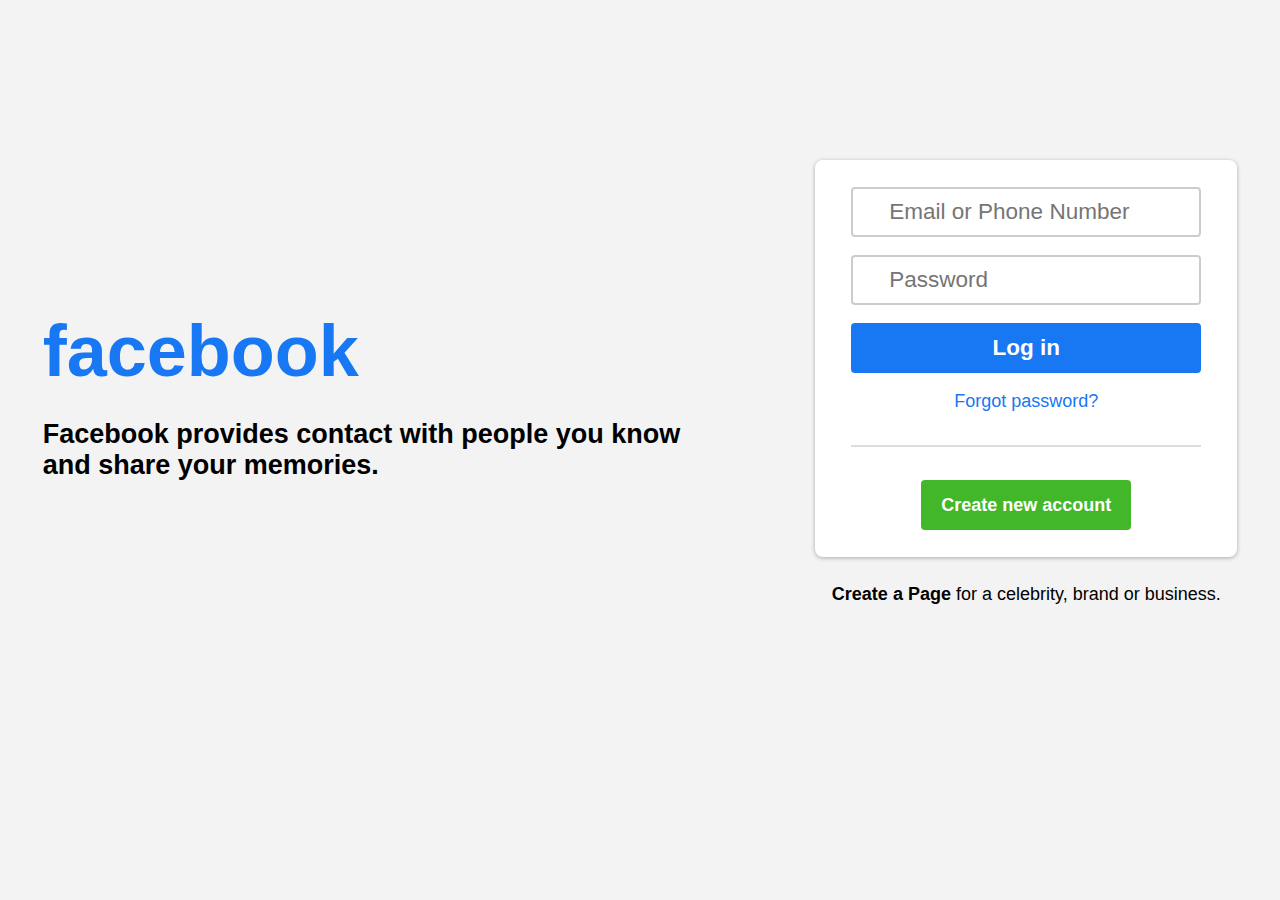
<file: Login Forms/Facebook Login Page/index.html>
<!DOCTYPE html>
<html lang="en">
<head>
    <meta charset="UTF-8">
    <meta name="viewport" content="width=device-width, initial-scale=1.0">
    <title>Facebook Login Form</title>
    <link rel="stylesheet" href="style.css">
</head>
<body>
    <div class="facebook-login-page">
        <div class="intro">
            <h1 class="facebook-header">facebook</h1>
            <h3>
                Facebook provides contact with people you
                know
            </h3>
            <h3>
                and share your memories.
            </h3>
        </div>
        <div class="facebook-form">
            <form>
                <input type="text" placeholder ="Email or Phone Number" id="emailOrNumber" required>
                <input type="password" placeholder="Password" id="facebook-password" required>
                <button type="submit" id="facebook-login-button">Log in</button>
                <small><a href="#">Forgot password?</a></small>
                <div class="facebook-separator"></div>
                <button type="button" id="new-account">
                    Create new account
                </button>
            </form>
            <div class="footer-text">
                <small>
                    <a href="#">Create a Page</a> for a celebrity, brand or business.
                </small>
            </div>
        </div>
    </div>
</body>
</html>
</file>
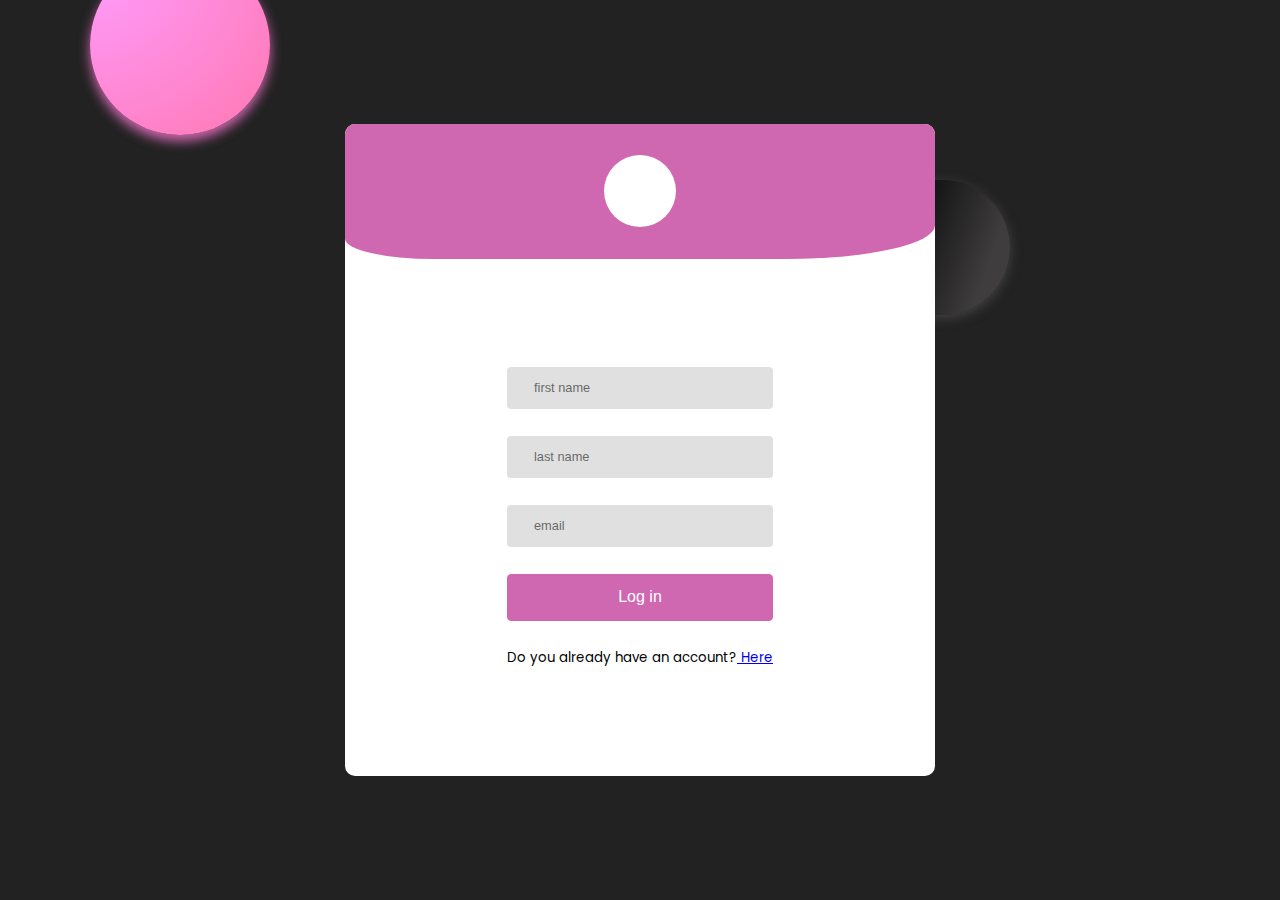
<file: Login Forms/Modern Login Page Design/index.html>
<!DOCTYPE html>
<html lang="en">
<head>
    <meta charset="UTF-8">
    <meta name="viewport" content="width=device-width, initial-scale=1.0">
    <title>Modern Login Form UI || CSS Project</title>
    <link rel="stylesheet" href="style.css">
    <link rel="stylesheet" href="https://cdnjs.cloudflare.com/ajax/libs/font-awesome/6.4.2/css/all.min.css" 
    integrity="sha512-z3gLpd7yknf1YoNbCzqRKc4qyor8gaKU1qmn+CShxbuBusANI9QpRohGBreCFkKxLhei6S9CQXFEbbKuqLg0DA==" 
    crossorigin="anonymous" referrerpolicy="no-referrer" />
</head>
<body>
    <main>
        <div class="circle-container">
            <div class="circle"></div>
        </div>
        <div class="container">
            <header>
                <div class="header-icon">
                    <h2 class="fa-solid fa-lock"></h2>
                </div>
            </header>
            <section>
                <form class="form">
                    <input type="text" name="first-name" placeholder="first name" id="first-name" spellcheck="false" required>
                    <input type="text" name="last-name" placeholder="last name" id="last-name" spellcheck="false" required>
                    <input type="email" name="email" placeholder="email" id="email" spellcheck="false" required>
                    <button type="submit" id="send-button">Log in</button>
                    <small>Do you already have an account?<a href="#"> Here</a></small>
                </form>
            </section>
        </div>
    </main>
</body>
</html>
</file>
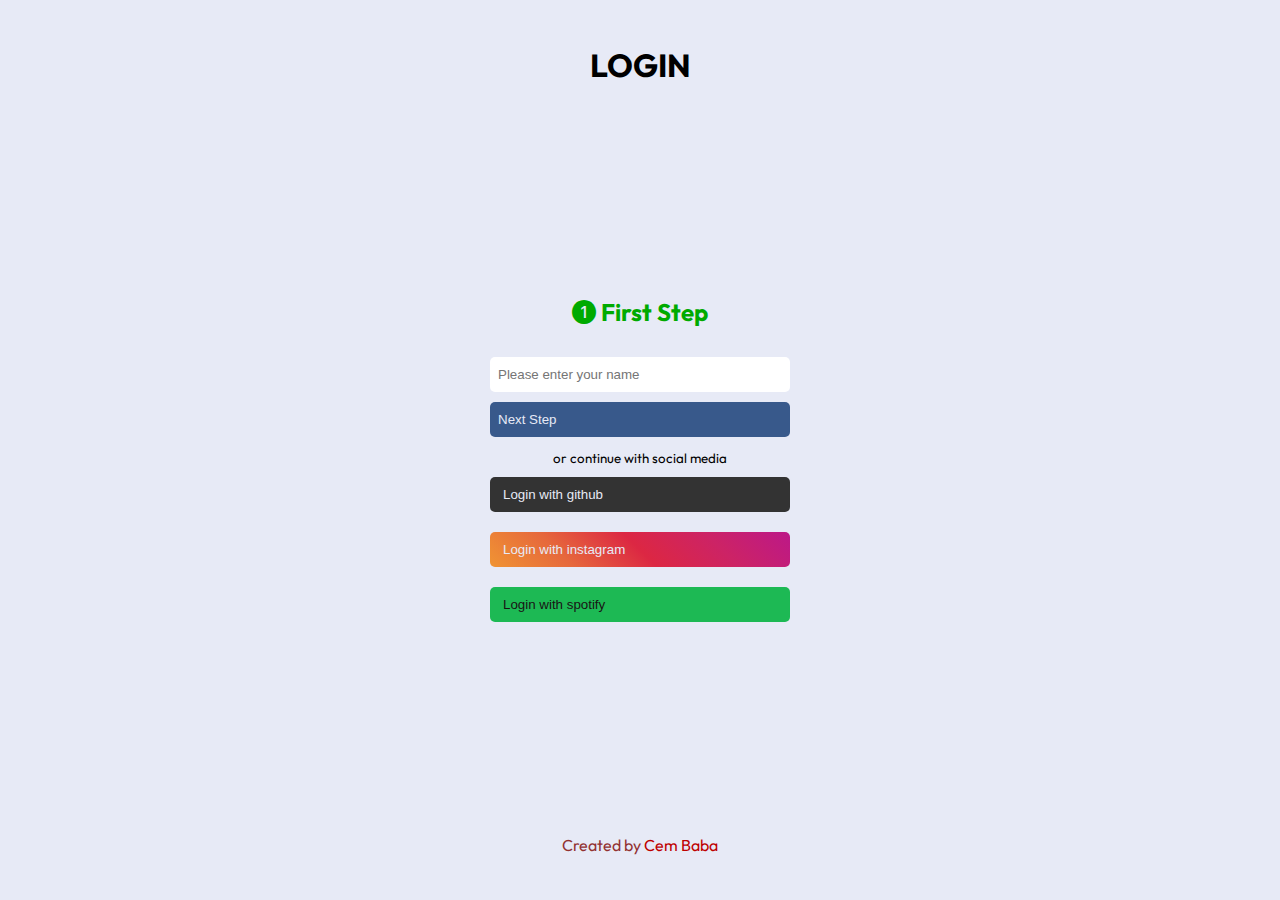
<file: Login Forms/Multistep Form1 - Javascript/index.html>
<!DOCTYPE html>
<html lang="en">
<head>
    <meta charset="UTF-8">
    <meta name="viewport" content="width=device-width, initial-scale=1.0">
    <title>Multi Step Form || JavaScript</title>
    <link rel="stylesheet" href="style.css">
    <link rel="stylesheet" href="https://cdn.jsdelivr.net/npm/bootstrap-icons@1.10.5/font/bootstrap-icons.css">
    <link rel="stylesheet" href="https://cdnjs.cloudflare.com/ajax/libs/font-awesome/6.4.0/css/all.min.css" integrity="sha512-iecdLmaskl7CVkqkXNQ/ZH/XLlvWZOJyj7Yy7tcenmpD1ypASozpmT/E0iPtmFIB46ZmdtAc9eNBvH0H/ZpiBw==" crossorigin="anonymous" referrerpolicy="no-referrer" />
    <link rel="preconnect" href="https://fonts.googleapis.com">
    <link rel="preconnect" href="https://fonts.gstatic.com" crossorigin>
    <link href="https://fonts.googleapis.com/css2?family=Lato:ital,wght@0,100;1,300;1,400&family=Outfit:wght@400;700&family=Poppins:wght@100;300;400;500&family=Roboto+Condensed&family=Tilt+Prism&display=swap" rel="stylesheet">
</head>
<body>
    <header>
        <h1 id="main-header">
            LOGIN
            <span id="github-header">
                <i class="fa-brands fa-github"></i>
            </span>
            <span id="instagram-header">
                <i class="fa-brands fa-instagram"></i>
            </span>
            <span id="spotify-header">
                <i class="fa-brands fa-spotify"></i>
            </span>
        </h1>
    </header>
    <div class="container">
        <!-- !change email attributes to name -->
        <div class="name">
            <h2><i class="bi bi-1-circle-fill"></i> First Step</h2>
            <input type="text" name="full-name" placeholder="Please enter your name" id = "name-input"><br>
            <div class="name-error-text">
                <small id="name-text"></small>
            </div>
            <button type="button" id="name-button">
                Next Step <i class="fa-solid fa-caret-right"></i>
            </button><br>
            <div class="social-media-buttons">
                <small>
                    or continue with social media
                </small><br>
                <button type="button" id="github-button">
                    <i class="fa-brands fa-github" style="margin-right: 5px;"></i>Login with github
                </button><br>
                <button type="button" id="instagram-button">
                    <i class="fa-brands fa-instagram" style="margin-right: 5px;" id="instagram"></i>Login with instagram 
                </button><br>
                <button type="button" id="spotify-button">
                    <i class="fa-brands fa-spotify" style="margin-right: 5px;"></i>Login with spotify
                </button>
            </div>
        </div>
        <div class="notification">
            <h1 id="greeting"></h1>
            <h2>Successful</h2>
            <h3>First Step <i class="fa-solid fa-check"></i></h3>
            <button id="transition-button">
                Next Step <i class="fa-solid fa-caret-right"></i>
            </button>
        </div>
        <div class="password">
            <h2><i class="bi bi-2-circle-fill"></i> Second Step</h2>
            <input type="password" name="password" placeholder="Please enter your password" id="password-input"><br>
            <div class="password-error-text">
                <small id="password-error-text"></small>
            </div>
            <button type="button" id="password-button">
                <span id="default-content">Complete</span>
                <span id="valid-content">Valid Password <i class="fa-solid fa-check"></i></span>
            </button><br>
            <button class= "complete-button">
                Get Started
            </button>
        </div>
    </div>
    <div class="social-media-container">
        <div class="github-container">
            <form action="#" id="github-login">
                <small id="github-note">We'll never share your personal information <i class="fa-brands fa-github"></i></small><br>
                <input type="text" placeholder="Please enter your user name" id="github-name-input"><br>
                <div class="github-username-text">
                    <small id="github-username-text"></small>
                </div>
                <input type="password" placeholder="Please enter your password" id="github-password-input"><br>
                <div class="github-password-text">
                    <small id="github-password-text"></small>
                </div>
                <button type="button" id="github-login-button">Continue with github</button><br>
                <div class="complete-button-github">
                    <button id= "github-complete-button">
                        Get Started
                    </button>
                </div>
            </form>
        </div>
        <div class="instagram-container">
            <form action="#" id="instagram-login">
                <small id="instagram-note">We'll never share your personal information <i class="fa-brands fa-instagram"></i></small><br>
                <input type="text" placeholder="Please enter your account name" id="instagram-username-input"><br>
                <div class="instagram-username-text">
                    <small id="instagram-username-text"></small>
                </div>
                <input type="password" placeholder="Please enter your password" id="instagram-password-input"><br>
                <div class="instagram-password-text">
                    <small id="instagram-password-text"></small>
                </div>
                <button type="button" id="instagram-login-button">Continue with instagram</button>
                <div class="complete-button-instagram">
                    <button id= "complete-button-instagram">
                        Get Started
                    </button>
                </div>
            </form>
        </div>
        <div class="spotify-container">
            <form action="#" id="spotify-login">
                <small id="spotify-note">We'll never share your personal information. <i class="fa-brands fa-spotify"></i></small><br>
                <input type="text" placeholder="Please enter your user name" id="spotify-username-input"><br>
                <div class="spotify-username-text">
                    <small id="spotify-username-text"></small>
                </div>
                <input type="password" placeholder="Please enter your password" id="spotify-password-input"><br>
                <div class="spotify-password-text">
                    <small id="spotify-password-text"></small>
                </div>
                <button type="button" id="spotify-login-button">Continue with spotify </button>
                <div class="complete-button-spotify">
                    <button id= "complete-button-spotify">
                        Get Started
                    </button>
                </div>
            </form>
        </div>
    </div>
    <div class="last-container">
        <h2 id="welcome">
            hello
        </h2>
    </div>
    <div class="attribute">
        <span>Created by </span><a href="https://github.com/cemCankaya/cemCankaya.git">Cem Baba <i class="fa-brands fa-github"></i></a>
    </div>
    <script defer src="script.js"></script>
</body>
</html>
</file>
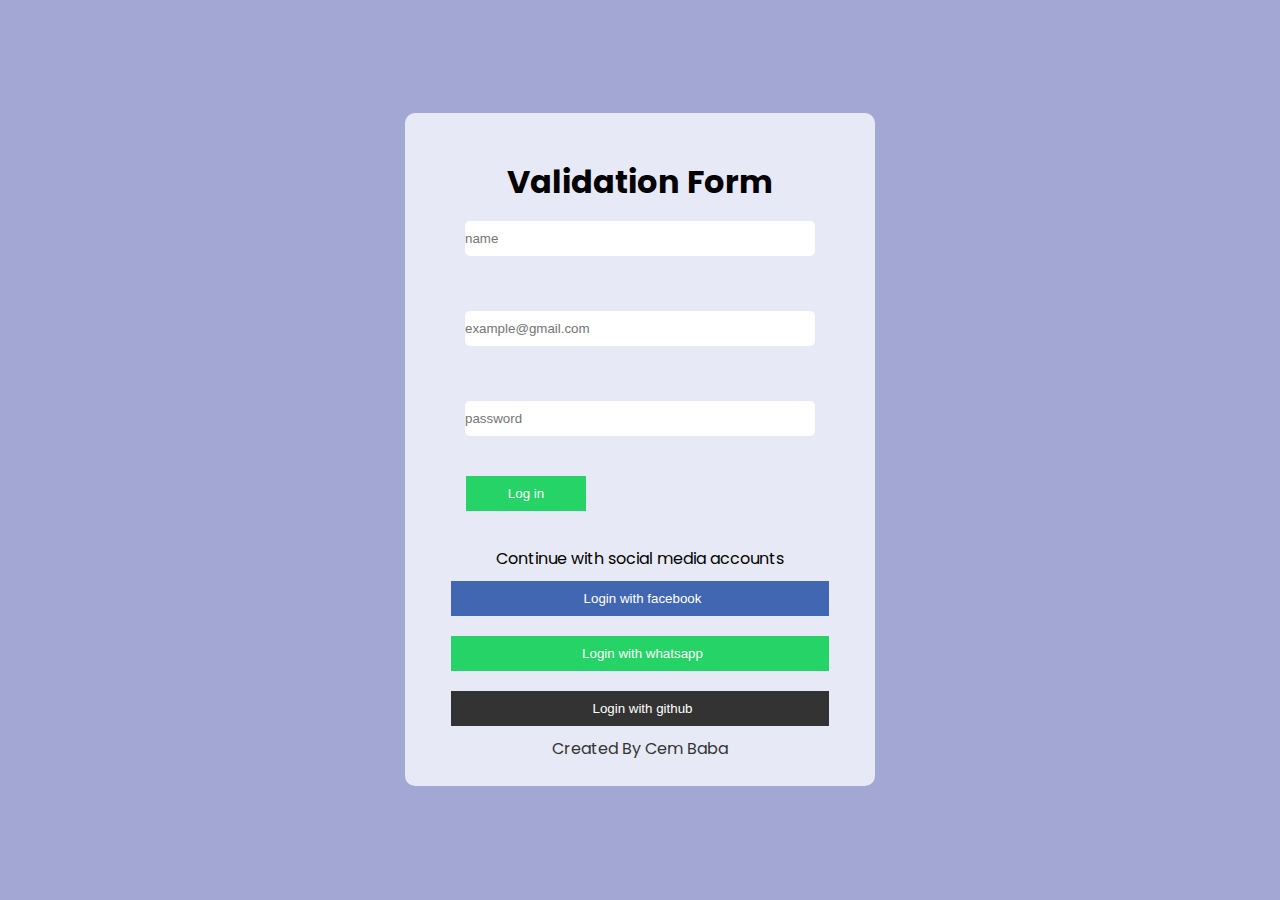
<file: Login Forms/Validation Form/index.html>
<!DOCTYPE html>
<html lang="en">
<head>
    <meta charset="UTF-8">
    <meta name="viewport" content="width=device-width, initial-scale=1.0">
    <title>Validation Form || JavaScript Projects</title>
    <link rel="stylesheet" href="style.css">
    <link rel="preconnect" href="https://fonts.googleapis.com">
    <link rel="preconnect" href="https://fonts.gstatic.com" crossorigin>
    <link href="https://fonts.googleapis.com/css2?family=Lato:ital,wght@0,100;1,300;1,400&family=Outfit:wght@400;700&family=Poppins:wght@100;300;400;500&family=Roboto+Condensed&family=Tilt+Prism&display=swap" rel="stylesheet">
    <link rel="stylesheet" href="https://cdnjs.cloudflare.com/ajax/libs/font-awesome/6.4.0/css/all.min.css" integrity="sha512-iecdLmaskl7CVkqkXNQ/ZH/XLlvWZOJyj7Yy7tcenmpD1ypASozpmT/E0iPtmFIB46ZmdtAc9eNBvH0H/ZpiBw==" crossorigin="anonymous" referrerpolicy="no-referrer"/>
</head>
<body>
    <div class="container">
        <div class="theme-icon">
            <i class="fa-solid fa-sun" id="themeIcon"></i>
        </div>
        <div class="forms">
            <h1 class="header" style="text-align: center;">Validation Form</h1>
            <form action="#" id="form">
                <input type="text" id="name" placeholder="name"><br><br>
                <input type="text"  id="email" placeholder="example@gmail.com"><br><br>
                <input type="password" name="" id="password" placeholder="password"><br><br>
                <div class="submit">
                    <button class="submit-button" id="submit">
                        Log in
                    </button>
                </div>
            </form>
        </div>
        <div class="social-media-part" style="margin-top: 15px;">
            <div class="header">
                Continue with social media accounts 
            </div>
            <div class="social-icons">
                <button class="icon-buttons" id="facebook">
                    <i class="fa-brands fa-facebook" style="margin-right: 5px;"></i>Login with facebook
                </button>
                <br>
                <button class = "icon-buttons" id="snapchat">
                    <i class="fa-brands fa-whatsapp" style="margin-right: 5px;"></i>Login with whatsapp
                </button>
                <br>
                <button class = "icon-buttons" id="github">
                    <i class="fa-brands fa-github" style="margin-right: 5px;"></i>Login with github
                </button>
            </div>
        </div>  
        <div class="attribute" style="text-align: center;">
            <span>Created By <a href="https://github.com/cemCankaya/cemCankaya.git" target="_blank"> Cem Baba <i class="fa-brands fa-github"></i></a></span>
        </div>
    </div> 
    <script defer src="script.js"></script>
</body>
</html>
</file>
<file: Login Forms/Facebook Login Page/style.css>
@import url("https://fonts.googleapis.com/css2?family=Lato:ital,wght@0,100;1,300;1,400&family=Outfit:wght@400;700&family=Overpass:ital@1&family=Pacifico&family=Poppins:wght@100;300;400;500&family=Roboto+Condensed&display=swap");
*, *::before, *::after {
  margin: 0;
  padding: 0;
  box-sizing: border-box;
}

button {
  cursor: pointer;
}

:where(input, button) {
  border: 0;
  outline: 0;
}

body {
  display: flex;
  justify-content: center;
  align-items: center;
  min-height: 100vh;
  padding: 1.25rem;
  -webkit-user-select: none;
     -moz-user-select: none;
          user-select: none;
  background: #f3f3f3;
}

.facebook-login-page {
    display: flex;
    flex-direction: row;
    align-items: center;
    gap: 15vmin;
    font-family: Arial, Helvetica, sans-serif;
    padding-bottom: 15vmin;
    font-family: Arial, Helvetica, sans-serif;
  }
  
  .facebook-login-page > .intro :where(h1, h3) {
    font-weight: 600;
  }
  .facebook-login-page > .intro h1 {
    color: rgb(24, 119, 242);
    line-height: 15vmin;
    font-size: 8vmin;
  }
  .facebook-login-page > .intro h3 {
    font-size: 3vmin;
  }
  
  .facebook-login-page > .facebook-form > form {
    border-radius: 8px;
    box-shadow: 0 1px 4px rgba(0, 0, 0, 0.3);
    text-align: center;
    padding: 3vmin 4vmin;
    display: flex;
    flex-direction: column;
    gap: 2vmin;
    background-color: #fff;
  }
  .facebook-login-page > .facebook-form > form :where(input, #facebook-login-button) {
    height: 45px;
    width: 350px;
    border-radius: 4px;
    padding: 1vmin 4vmin;
  }
  .facebook-login-page > .facebook-form > form > input {
    border: 2px solid #ccc;
    font-size: 2.5vmin;
  }
  .facebook-login-page > .facebook-form > form > input:focus {
    border: 2px solid rgb(24, 119, 242);
  }
  .facebook-login-page > .facebook-form > form > input:focus::-moz-placeholder {
    opacity: 0.7;
  }
  .facebook-login-page > .facebook-form > form > input:focus::placeholder {
    opacity: 0.7;
  }
  .facebook-login-page > .facebook-form > form button#facebook-login-button {
    background-color: rgb(24, 119, 242);
    color: #fff;
    font-size: 2.5vmin;
    font-weight: 600;
  }
  .facebook-login-page > .facebook-form > form > small > a {
    text-decoration: none;
    font-size: 2vmin;
    color: rgb(24, 119, 242);
  }
  .facebook-login-page > .facebook-form > form > .facebook-separator {
    width: 100%;
    height: 2px;
    margin: 15px auto;
    background-color: #ddd;
  }
  .facebook-login-page > .facebook-form > form button#new-account {
    background-color: rgb(66, 183, 42);
    color: #fff;
    height: 45px;
    width: 60%;
    margin: auto;
    border-radius: 4px;
    transition: 0.2s;
    font-size: 2vmin;
    font-weight: 600;
  }
  .facebook-login-page > .facebook-form > form button#new-account:hover {
    background-color: rgb(54, 164, 32);
  }
  .facebook-login-page > .facebook-form .footer-text {
    text-align: center;
    padding-top: 3vmin;
  }
  .facebook-login-page > .facebook-form .footer-text > small {
    font-size: 2vmin;
  }
  .facebook-login-page > .facebook-form .footer-text > small > a {
    font-weight: bold;
    color: #000;
    text-decoration: none;
  }

  @media (max-width: 850px) {
    .facebook-login-page {
      text-align: center;
      flex-direction: column;
    }
  }
  @media (max-width: 500px) {
    .facebook-login-page > .facebook-form > form {
      padding: 1.5vmin 2.5vmin;
    }
    .facebook-login-page > .facebook-form > form :where(input, #facebook-login-button) {
      height: 30px;
      width: 240px;
    }
    .facebook-login-page > .facebook-form > form button#new-account {
      height: 22px;
      width: 50%;
    }    
    .facebook-login-page > .facebook-form > form > .facebook-separator {
      margin: 5px auto;
    }
  }
  @media (min-width: 1100px) {
    .facebook-login-page > .facebook-form > form {
      text-align: center;
    }
    .facebook-login-page > .facebook-form > form :where(input, #facebook-login-button, #new-account) {
      height: 50px;
    }
    .facebook-login-page > .facebook-form > form button#new-account {
      height: 50px;
    }
  }
</file>
<file: Login Forms/Modern Login Page Design/style.css>
@import url('https://fonts.googleapis.com/css2?family=Lato:ital,wght@0,100;1,300;1,400&family=Outfit:wght@400;700&family=Overpass:ital@1&family=Pacifico&family=Poppins:wght@100;300;400;500&family=Roboto+Condensed&display=swap');

*, *::before, *::after {
    margin: 0;
    padding: 0;
    box-sizing: border-box;
}

:root {
    --primary-color: rgb(208,104,177);
    --body-bg-color: #222;
    --container-bg-color: #ffffff;
    --input-bg-color: #ccc;
}

body {
    min-height: calc(100vh - 1px);
    display: flex;
    justify-content: center;
    align-items: center;
    user-select: none;
    background-color: var(--body-bg-color);
    padding: 1.25rem;
    font-family: "Poppins", sans-serif;
}


.circle {
    z-index: -1;
    position: fixed;
    left: 10vmin;
    top: -5vmin;
    width: 20vmin;
    height: 20vmin;
    border-radius: 50%;
    background: radial-gradient(849px at 0.9% 2.8%, rgb(255, 157, 255) 0%, rgb(255, 102, 142) 43.4%, rgb(255, 31, 56) 83.1%);
    box-shadow: 0 6px 12px var(--primary-color);
}

.circle::after {
    content: "";
    z-index: inherit;
    position: inherit;
    top: 20vmin;
    right: 30vmin;
    width: 15vmin;
    height: 15vmin;
    border-radius: inherit;
    background: linear-gradient(109.6deg, rgba(0, 0, 0, 0.93) 11.2%, rgb(63, 61, 61) 78.9%);
    box-shadow: 0 3px 12px #444;
    animation: spinner 3s infinite;
}

.container {
    background-color: var(--container-bg-color);
    border-radius: 10px;
}

.container > header {
    background-color: var(--primary-color);
    width: 100%;
    height: 15vmin;
    border-top-left-radius: 10px;
    border-top-right-radius: 10px;
    border-bottom-left-radius: 15%;
    border-bottom-right-radius: 25%;
    display: flex;
    justify-content: center;
    align-items: center;
}

.header-icon {
    display: flex;
    align-items: center;
    justify-content: center;
    width: 8vmin;
    height: 8vmin;
    background-color: var(--container-bg-color);
    border-radius: 50%;
}

.container > header > .header-icon > h2 {
    color: var(--primary-color);
    font-size: 4vmin;
    animation: colorFlipper 5s ease infinite;
}

.container > section {
    padding: 12vmin 18vmin;
}

.container > section > .form {
    display: flex;
    gap: 3vmin;
    flex-direction: column;
    align-items: center;
}

:where(input, button) {
    border: 0;
    outline: 0;
    padding: 1.5vmin 3vmin;
    border-radius: 4px;
}

input {
    width: 100%;
    opacity: 0.6;
    background-color: var(--input-bg-color);
}

input:focus {
    opacity: 1;
}

input::placeholder {
    color: black;
    font-size: 0.8rem;
}

button {
    width: 100%;
    cursor: pointer;
    background-color: var(--primary-color);
    font-size: 16px;
    color: var(--container-bg-color);
    transition: .1s;
    border: 1px solid var(--primary-color);
}

button:hover {
    background-color: var(--container-bg-color);
    color: var(--primary-color);
}


@media (max-width: 992px) {
    .circle {
        left: -25vmin;
        top: -25vmin;
        width: 60vmin;
        height: 60vmin;
    }
    .circle::after {
        content: "";
        top: 2vmin;
        right: 3vmin;
    }
}
</file>
<file: Login Forms/Multistep Form1 - Javascript/style.css>
*{
    margin: 0;
    padding: 0;
    box-sizing: border-box;
}

:root{
    --body-background-color: #e7eaf6;
    --button-background-color: #38598b;
    --success-color: rgb(0, 170, 0);
    --error-color: rgb(190, 0, 0);
}

body{
    display: flex;
    flex-direction: column;
    justify-content: center;
    align-items: center;
    height: calc(100vh - 1px);
    background-color: var(--body-background-color);
    font-family: "Outfit", sans-serif;
    padding: 10px auto;
}

header{
    position: absolute;
    top: 5%;
    text-align: center;
}


input,
button{
    width: 300px;
    height: 35px;
    border: 0;
    outline: 0;
    border-radius: 5px;
    padding: 8px;
}

.container  button{
    text-align: start;
    margin: 10px auto;  
    background-color: var(--button-background-color);
    color: var(--body-background-color);
    cursor: pointer;
}

.container button:hover{
    opacity: 0.8;
}

.container .name h2,
.container .password h2{
    text-align: center;
    margin: 30px auto;
    color: var(--success-color);
}

.container .social-media-buttons{
    text-align: center;
}

.container #github-button{
    background-color: #333;
}

.container #instagram-button{
    background: linear-gradient(45deg, #f09433 0%,#e6683c 25%,#dc2743 50%,#cc2366 75%,#bc1888 100%); 
}

.container #spotify-button{
    color: #191414;
    background-color: #1DB954;
}

.container .notification{
    display: none;
    text-align: center;
}

.notification h2{
    color: var(--success-color);
}

.notification h3{
    background-color: var(--success-color);
    color: var(--body-background-color);
    width: 120px;
    padding: 8px;
    margin: auto;
    margin-top: 10px;
    margin-bottom: 10px;
    border-radius: 5px;
}

.password #valid-content{
    display: none;
}

.complete-button{
    background-color: var(--success-color) !important;
    color: var(--body-background-color);
    display: none;
}

.notification button{
    background-color: var(--success-color) !important;
}

.notification button:hover{
    background-color: var(--button-background-color) !important;
}

.password{
    display: none;
}

.name-error{
    border: 2px solid var(--error-color);
}

.name-error-text-style{
    color: var(--error-color);
}

.password-error-text-style{
    color: var(--error-color);
}

.password-error{
    border: 2px solid var(--error-color);
}

.password-success-text-style{
    color: var(--success-color);
}

.password-success{
    border: 2px solid var(--success-color);
}

.password-button-first-warning:hover{
    opacity: 1;
}

.password-disabled-button{
    opacity: 0.5;
}


#github-header,
#instagram-header,
#spotify-header{
    display: none;
} 

.github-container,
.instagram-container,
.spotify-container{
    display: none;
    text-align: center;
}

.github-container button,
.instagram-container button,
.spotify-container button{
    font-size: 16px;
    margin-top: 20px;
    cursor: pointer;
}

.github-container button:hover,
.instagram-container button:hover,
.spotify-container button:hover{
    opacity: 0.8;
}

.github-container #github-login button{
    background-color: var(--error-color);
    color: #fff;
}

.github-container input,
.instagram-container input,
.spotify-container input{
    margin: 10px;
}

.github-container #github-login #github-note{
    text-align: start;
    color: #fff;
}

.instagram-container #instagram-note,
.spotify-container #spotify-note{
    text-align: center;
    color: #222;
}

.instagram-container #instagram-login-button{
    background: linear-gradient(45deg, #f09433 0%,#e6683c 25%,#dc2743 50%,#cc2366 75%,#bc1888 100%); 
    color: #fff;
}

.spotify-container #spotify-login-button{
    background-color: #1DB954;
    color: #191414;
}

/*
!Social Media styles for javascript
*/

.complete-button-github,
.complete-button-instagram,
.complete-button-spotify{
    display: none;
    text-align: center;
}

.complete-button-github button,
.complete-button-instagram button,
.complete-button-spotify button{
    background-color: var(--success-color) !important;
}

.complete-button-instagram button{
    color: #ffffff;
}
.complete-button-spotify button{
    color: #ffffff;
}

.github-username-text,
.github-password-text,
.instagram-username-text,
.instagram-password-text,
.spotify-username-text,
.spotify-password-text{
    text-align: start;
}

.github-username-error,
.github-password-error,
.instagram-username-error,
.instagram-password-error,
.spotify-error{
    border: 2px solid var(--error-color);
}

.github-username-error-style,
.github-password-error-style,
.instagram-username-error-style,
.instagram-password-error-style,
.spotify-error-text-style{
    color: var(--error-color);
}

.github-username-success-style,
.github-password-success-style,
.instagram-username-success-style,
.instagram-password-success-style,
.spotify-success-text-style{
    color: var(--success-color) !important;
}

.github-username-success,
.github-password-success,
.instagram-username-success,
.instagram-password-success,
.spotify-success{
    border: 2px solid var(--success-color);
}

.last-container{
    display: none;
}

.last-container h2{
    color: #222;
}
.attribute{
    position: absolute;
    bottom: 5%;
}

.attribute a{
    color: var(--error-color);
    text-decoration: none;
}

.attribute span{
    color: rgb(146, 49, 49);
}

.attribute a:hover{
    opacity: 0.8;
}

@media (max-width: 768px){
    input,
    button{
        width: 200px;
    }
}
</file>
<file: Login Forms/Validation Form/style.css>
*{
    margin: 0;
    padding: 0;
    box-sizing: border-box;
    text-decoration: none !important;
}

:root{
    --container-background-color: #e7eaf6;
    --background-color: #a2a8d3;
    --white: #fff;
    --facebookColor: #4267B2;
    --whatsappColor: 	#25D366;
    --githubColor: #333;
}

body{
    display: flex;
    justify-content: center;
    align-items: center;
    height: calc(100vh - 1px);
    text-decoration: none;
    font-family: 'Poppins', sans-serif;
    padding: 30px auto;
    background-color: var(--background-color);
    user-select: none;
}

.container{
    min-height: 300px;
    background-color: var(--container-background-color);
    border-radius: 10px;
    padding: 25px;
}

.forms{
    padding: 20px ;
}

.forms input{
    margin: 15px;
}

.container .theme-icon i{
    cursor: pointer;
}

input{
    width: 350px;
    height: 35px;
    outline: none;
    border: none;
    border-radius: 5px;
} 

input:focus{
    outline: 0;
}

button{
    border: none;
}

.submit-button{
    margin-left: 16px;
    cursor: pointer;
    width: 120px;
    height: 35px;
    background-color: var(--whatsappColor);
    color: var(--white);
}

.submit-button:hover{
    opacity: 0.7;
}

.social-media-part{
    text-align: center
}


.icon-buttons{
    width: 90%;
    height: 35px;
    margin: 10px;
    cursor: pointer;
    color: var(--white);
}

#facebook{
    background-color: var(--facebookColor);
}
#snapchat{
    background-color: var(--whatsappColor);
}
#github{
    background-color: var(--githubColor);
}

.icon-buttons:hover{
    opacity: 0.7;
}

.attribute{
    color: var(--githubColor);
}

.attribute a{
    color: var(--githubColor);
}

.attribute a:hover{
    opacity: 0.7;
}


.error {
    border: 1px solid  red;
}

.success {
    border: 1px solid  var(--whatsappColor);
}
</file>
